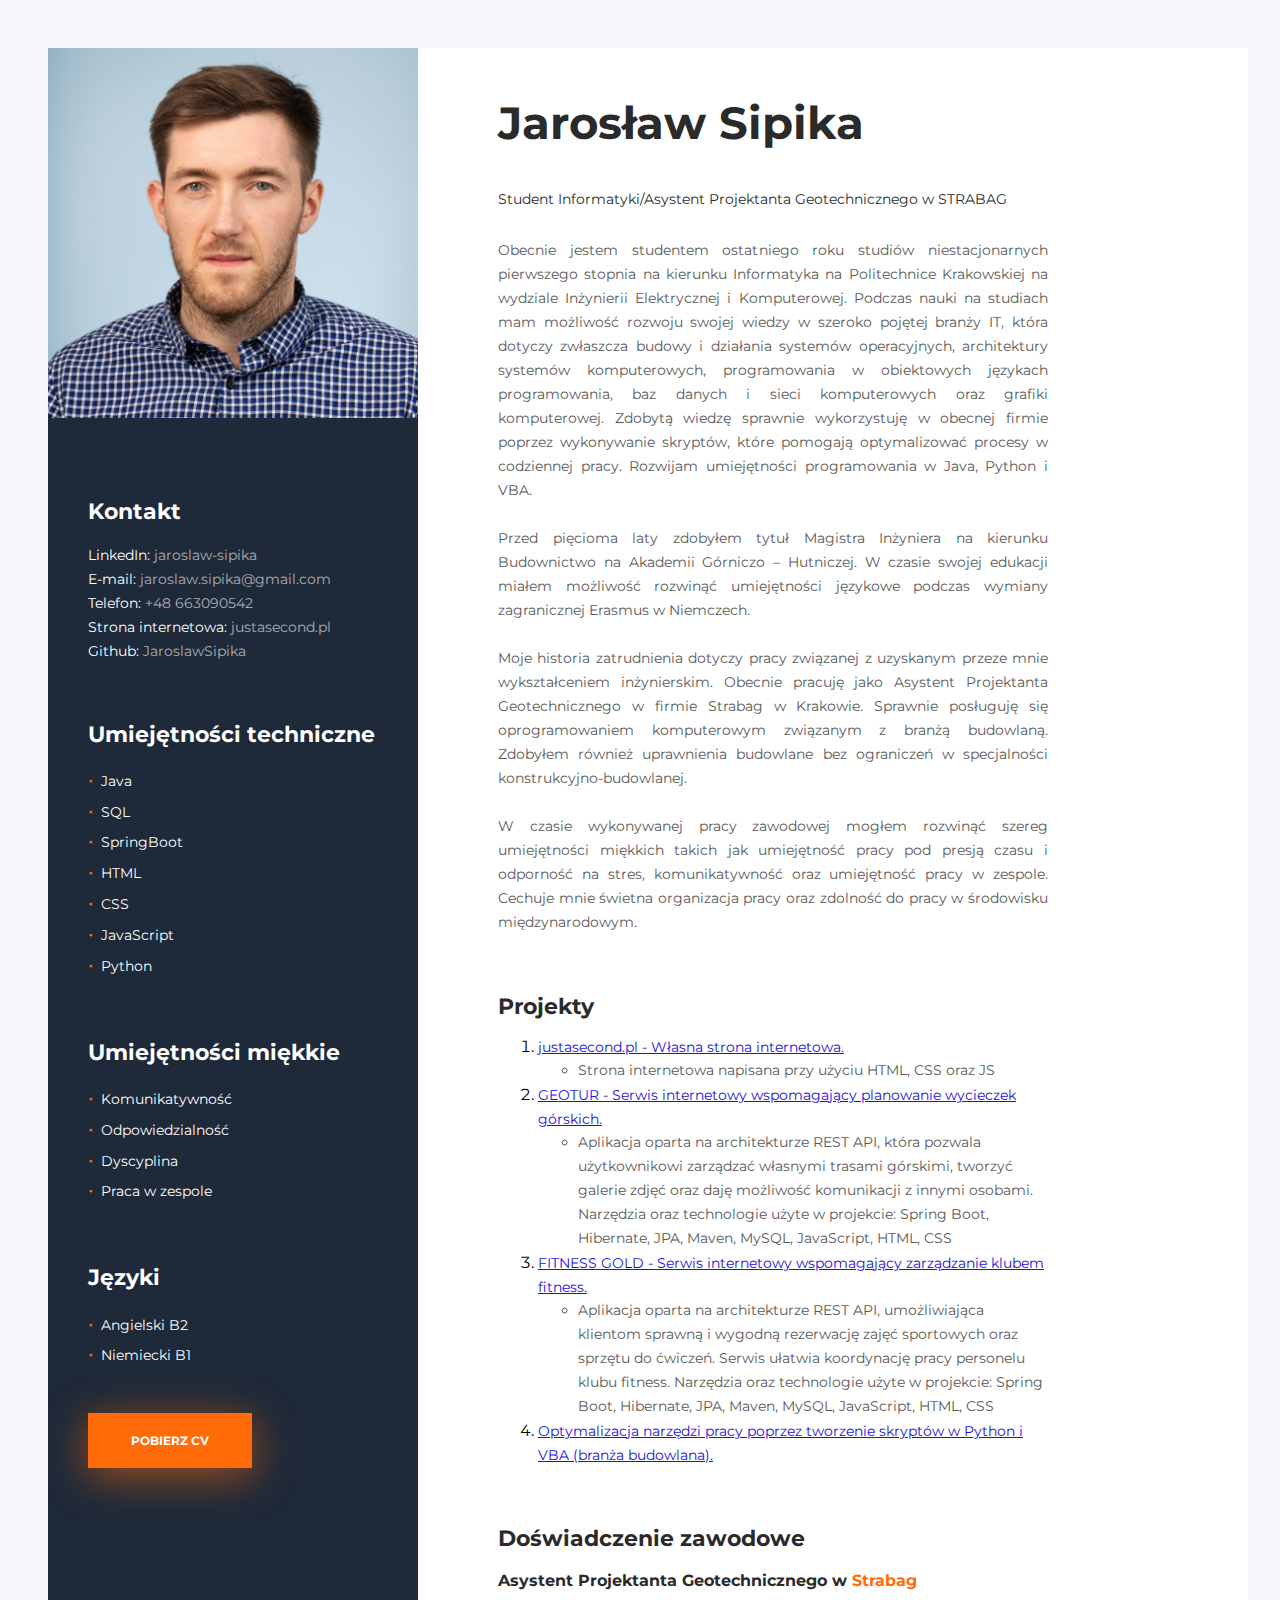
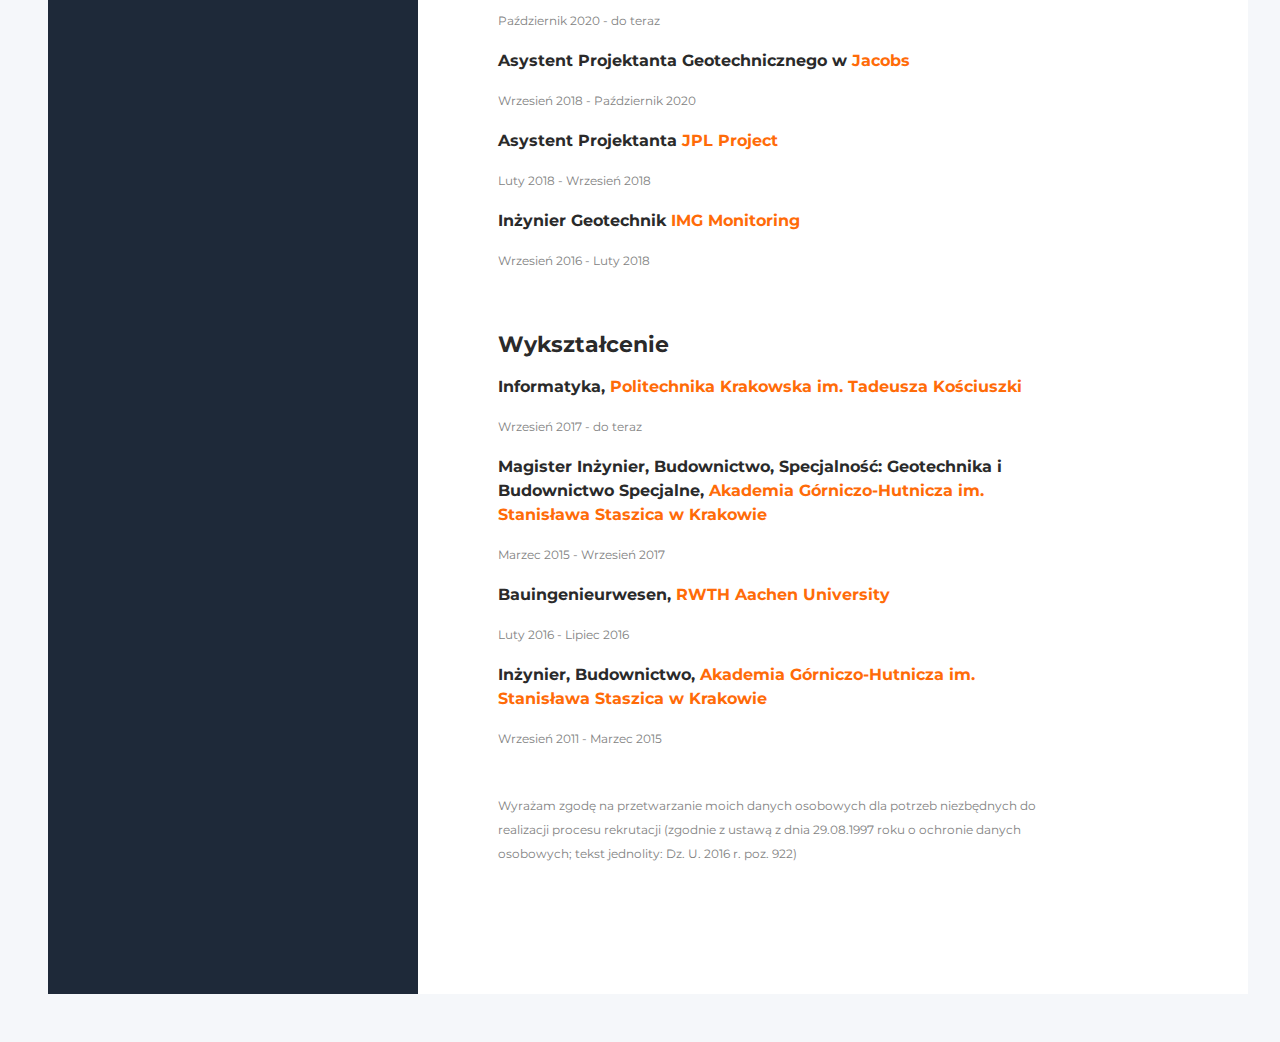
<file: index.html>
<!DOCTYPE html>
<html lang="en">
  <head>
    <meta charset="UTF-8" />
    <meta name="viewport" content="width=device-width, initial-scale=1.0" />
    <title>My resume</title>
    <link rel="stylesheet" href="./css/style.css" />
    <link rel="preconnect" href="https://fonts.gstatic.com" />
    <link
      href="https://fonts.googleapis.com/css2?family=Montserrat&display=swap"
      rel="stylesheet"
    />
    <link
      rel="stylesheet"
      href="https://cdnjs.cloudflare.com/ajax/libs/animate.css/3.7.2/animate.min.css"
    />
  </head>
  <body>
    <div class="container">
      <aside class="left-side">
        <img
          src="./images/photo.jpg"
          alt="photo John Doe"
          width="370"
          class="photo"
        />

        <section class="contacts">
          <h2 class="contacts-title">Kontakt</h2>
          <ul class="contacts-list">
            <li class="contacts-item">
              LinkedIn:
              <a href="https://www.linkedin.com/in/jaroslaw-sipika/" class="contacts-link"
              >jaroslaw-sipika</a
              >
            </li>
            <li class="contacts-item">
              E-mail:
              <a href="mailto:jaroslaw.sipika@gmail.com" class="contacts-link"
                >jaroslaw.sipika@gmail.com</a
              >
            </li>
            <li class="contacts-item">
              Telefon:
              <a href="" class="contacts-link"
              >+48 663090542</a
              >
            </li>
            <li class="contacts-item">
              Strona internetowa:
              <a href="http://justasecond.pl/home.html" class="contacts-link"
              >justasecond.pl</a
              >
            </li>
            <li class="contacts-item">
              Github:
              <a href="https://github.com/JaroslawSipika" class="contacts-link"
              >JaroslawSipika</a
              >
            </li>
          </ul>
        </section>

        <section class="skills">
          <h2 class="skills-title">Umiejętności techniczne</h2>
          <ul class="skills-list">
            <li class="skills-item">Java</li>
            <li class="skills-item">SQL</li>
            <li class="skills-item">SpringBoot</li>
            <li class="skills-item">HTML</li>
            <li class="skills-item">CSS</li>
            <li class="skills-item">JavaScript</li>
            <li class="skills-item">Python</li>
          </ul>
        </section>
        <section class="skills">
          <h2 class="skills-title">Umiejętności miękkie</h2>
          <ul class="skills-list">
            <li class="skills-item">Komunikatywność</li>
            <li class="skills-item">Odpowiedzialność</li>
            <li class="skills-item">Dyscyplina</li>
            <li class="skills-item">Praca w zespole</li>
          </ul>
        </section>
        <section class="skills">
          <h2 class="skills-title">Języki</h2>
          <ul class="skills-list">
            <li class="skills-item">Angielski B2</li>
            <li class="skills-item">Niemiecki B1</li>
          </ul>
        </section>
        <section class="widget">
          <a class="widget-link" href="Jaroslaw_Sipika_CV.pdf" download
          >Pobierz CV</a
          >
        </section>
      </aside>
      <div class="right-side">
        <section class="bio">
          <h1 class="bio-title">Jarosław Sipika</h1>
          <p class="bio-occupation">Student Informatyki/Asystent Projektanta Geotechnicznego w STRABAG  </p>
          <p class="bio-about">
            Obecnie jestem studentem ostatniego roku studiów niestacjonarnych pierwszego stopnia na kierunku Informatyka na Politechnice Krakowskiej na wydziale Inżynierii Elektrycznej i Komputerowej. Podczas nauki na studiach mam możliwość rozwoju swojej wiedzy w szeroko pojętej branży IT, która dotyczy zwłaszcza budowy i działania systemów operacyjnych, architektury systemów komputerowych, programowania w obiektowych językach programowania, baz danych i sieci komputerowych oraz grafiki komputerowej. Zdobytą wiedzę sprawnie wykorzystuję w obecnej firmie poprzez wykonywanie skryptów, które pomogają optymalizować procesy w codziennej pracy. Rozwijam umiejętności programowania w Java, Python i VBA.<br><br>
            Przed pięcioma laty zdobyłem tytuł Magistra Inżyniera na kierunku Budownictwo na Akademii Górniczo
            – Hutniczej. W czasie swojej edukacji miałem możliwość rozwinąć umiejętności językowe podczas wymiany
            zagranicznej Erasmus w Niemczech.<br><br>
            Moje historia zatrudnienia dotyczy pracy związanej z uzyskanym przeze mnie wykształceniem inżynierskim.
            Obecnie pracuję jako Asystent Projektanta Geotechnicznego w firmie Strabag w Krakowie. Sprawnie posługuję
            się oprogramowaniem komputerowym związanym z branżą budowlaną. Zdobyłem również uprawnienia budowlane bez ograniczeń w specjalności konstrukcyjno-budowlanej.<br><br>
            W czasie wykonywanej pracy zawodowej mogłem rozwinąć szereg umiejętności miękkich takich jak umiejętność pracy pod presją czasu i odporność na stres, komunikatywność oraz umiejętność pracy w zespole. Cechuje mnie świetna organizacja pracy oraz zdolność do pracy w środowisku międzynarodowym.
          </p>
        </section>
        <section class="projects">
          <h2 class="projects-title">Projekty</h2>
          <ol>
            <li>
              <a href="http://justasecond.pl/home.html" class="projects-link">
                justasecond.pl - Własna strona internetowa.
              </a>
              <ul class="experience">
                <li class="experience-item">Strona internetowa napisana przy użyciu HTML, CSS oraz JS</li>
              </ul>
            </li>
            <li>
              <a href="http://justasecond.pl/video/geotur.mp4" class="projects-link">
                GEOTUR - Serwis internetowy wspomagający planowanie wycieczek górskich.
              </a>
              <ul class="experience">
                <li class="experience-item">Aplikacja oparta na architekturze REST API, która pozwala użytkownikowi zarządzać własnymi trasami górskimi, tworzyć galerie zdjęć oraz daję możliwość komunikacji z innymi osobami.
                  Narzędzia oraz technologie użyte w projekcie: Spring Boot, Hibernate, JPA, Maven, MySQL, JavaScript, HTML, CSS
                </li>
              </ul>
            </li>
            <li>
              <a href="http://justasecond.pl/video/fitnessgold.mp4" class="projects-link">
                FITNESS GOLD - Serwis internetowy wspomagający zarządzanie klubem fitness.
              </a>
              <ul class="experience">
                <li class="experience-item">Aplikacja oparta na architekturze REST API, umożliwiająca klientom sprawną i wygodną rezerwację zajęć sportowych oraz sprzętu do ćwiczeń. Serwis ułatwia koordynację pracy personelu klubu fitness.
                  Narzędzia oraz technologie użyte w projekcie: Spring Boot, Hibernate, JPA, Maven, MySQL, JavaScript, HTML, CSS</li>
              </ul>
            </li>
            <li>
              <a href="http://justasecond.pl/video/Plaxis3D.mp4" class="projects-link">
                Optymalizacja narzędzi pracy poprzez tworzenie skryptów w Python i VBA (branża budowlana).
              </a>
            </li>
          </ol>
        </section>
        <section class="jobs">
          <h2 class="jobs-title">Doświadczenie zawodowe</h2>

          <h3 class="jobs-occupation">
            Asystent Projektanta Geotechnicznego w
            <span class="accent">Strabag</span>
          </h3>

          <p class="jobs-time">Październik 2020 - do teraz</p>

          <!-- <ul class="experience">
            <li class="experience-item">Lorem ipsum dolor sit amet...</li>
            <li class="experience-item">Risus commodo viverra maecenas.</li>
            <li class="experience-item">Lorem ipsum dolor sit amet...</li>
          </ul> -->

          <h3 class="jobs-occupation">
            Asystent Projektanta Geotechnicznego w <span class="accent">Jacobs</span>
          </h3>
          <p class="jobs-time">Wrzesień 2018 - Październik 2020</p>
          <!-- <ul class="experience">
            <li class="experience-item">Lorem ipsum dolor sit amet...</li>
            <li class="experience-item">Risus commodo viverra maecenas.</li>
            <li class="experience-item">Lorem ipsum dolor sit amet...</li>
          </ul> -->

          <h3 class="jobs-occupation">
            Asystent Projektanta <span class="accent">JPL Project</span>
          </h3>
          <p class="jobs-time">Luty 2018 - Wrzesień 2018</p>
          <!-- <ul class="experience">
            <li class="experience-item">Lorem ipsum dolor sit amet...</li>
            <li class="experience-item">Risus commodo viverra maecenas.</li>
            <li class="experience-item">Lorem ipsum dolor sit amet...</li>
          </ul> -->

          <h3 class="jobs-occupation">
            Inżynier Geotechnik <span class="accent">IMG Monitoring</span>
            </h3>
            <p class="jobs-time">Wrzesień 2016 - Luty 2018</p>
            <!-- <ul class="experience">
              <li class="experience-item">Lorem ipsum dolor sit amet...</li>
              <li class="experience-item">Risus commodo viverra maecenas.</li>
              <li class="experience-item">Lorem ipsum dolor sit amet...</li>
            </ul> -->
        </section>
        <section class="education">
          <h2 class="education-title">Wykształcenie</h2>

          <h3 class="education-degree">
            Informatyka,
            <span class="accent">Politechnika Krakowska im. Tadeusza Kościuszki</span>
          </h3>
          <p class="education-time">Wrzesień 2017 - do teraz</p>
          <h3 class="education-degree">
            Magister Inżynier, Budownictwo, Specjalność: Geotechnika i Budownictwo Specjalne, <span class="accent">Akademia Górniczo-Hutnicza im. Stanisława Staszica w Krakowie</span>
          </h3>
          <p class="education-time">Marzec 2015 - Wrzesień 2017</p>
          <h3 class="education-degree">
            Bauingenieurwesen, <span class="accent">RWTH Aachen University</span>
          </h3>
          <p class="education-time">Luty 2016 - Lipiec 2016</p>
          <h3 class="education-degree">
            Inżynier, Budownictwo, <span class="accent">Akademia Górniczo-Hutnicza im. Stanisława Staszica w Krakowie</span>
          </h3>
          <p class="education-time">Wrzesień 2011 - Marzec 2015</p>
          </br>
          <p class="education-time">Wyrażam zgodę na przetwarzanie moich danych osobowych dla potrzeb niezbędnych do realizacji procesu rekrutacji (zgodnie z ustawą z dnia 29.08.1997 roku o ochronie danych osobowych; tekst jednolity: Dz. U. 2016 r. poz. 922)</p>
        </section>
      </div>
    </div>
  </body>
</html>
</file>
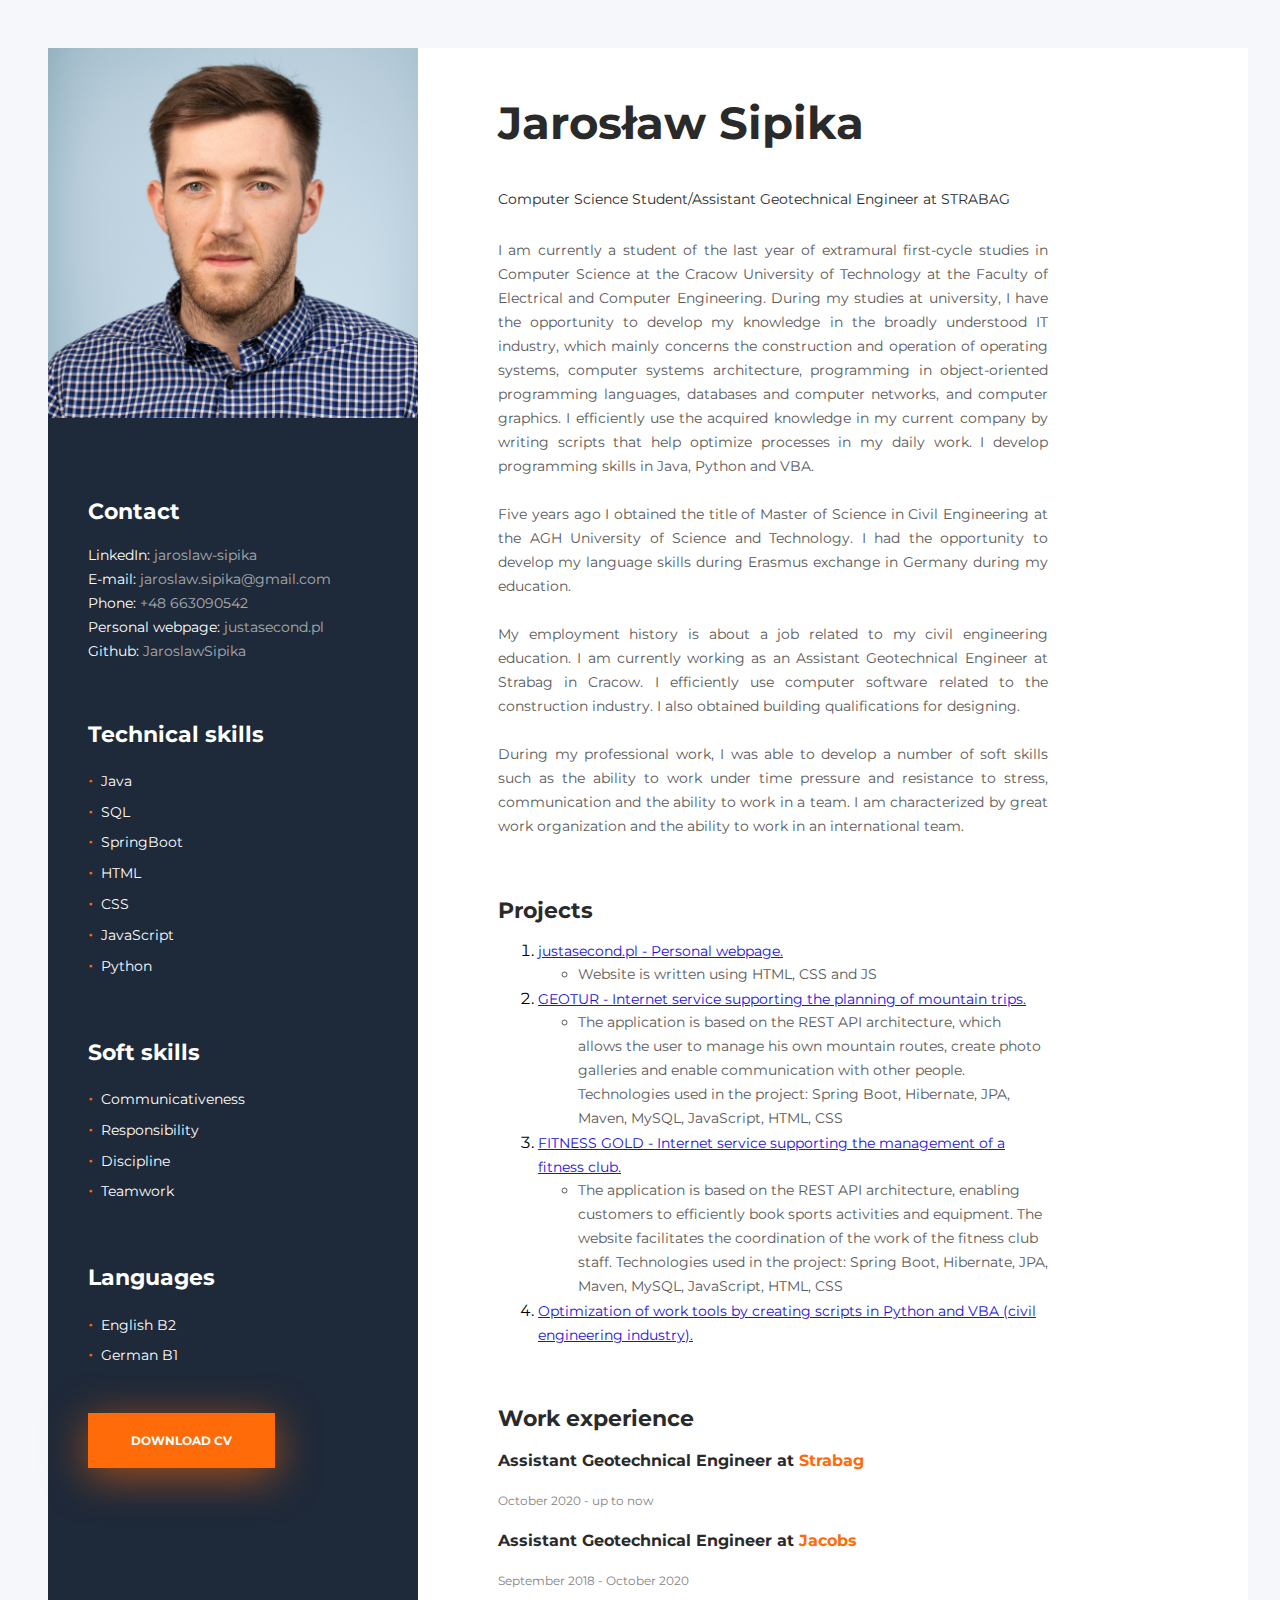
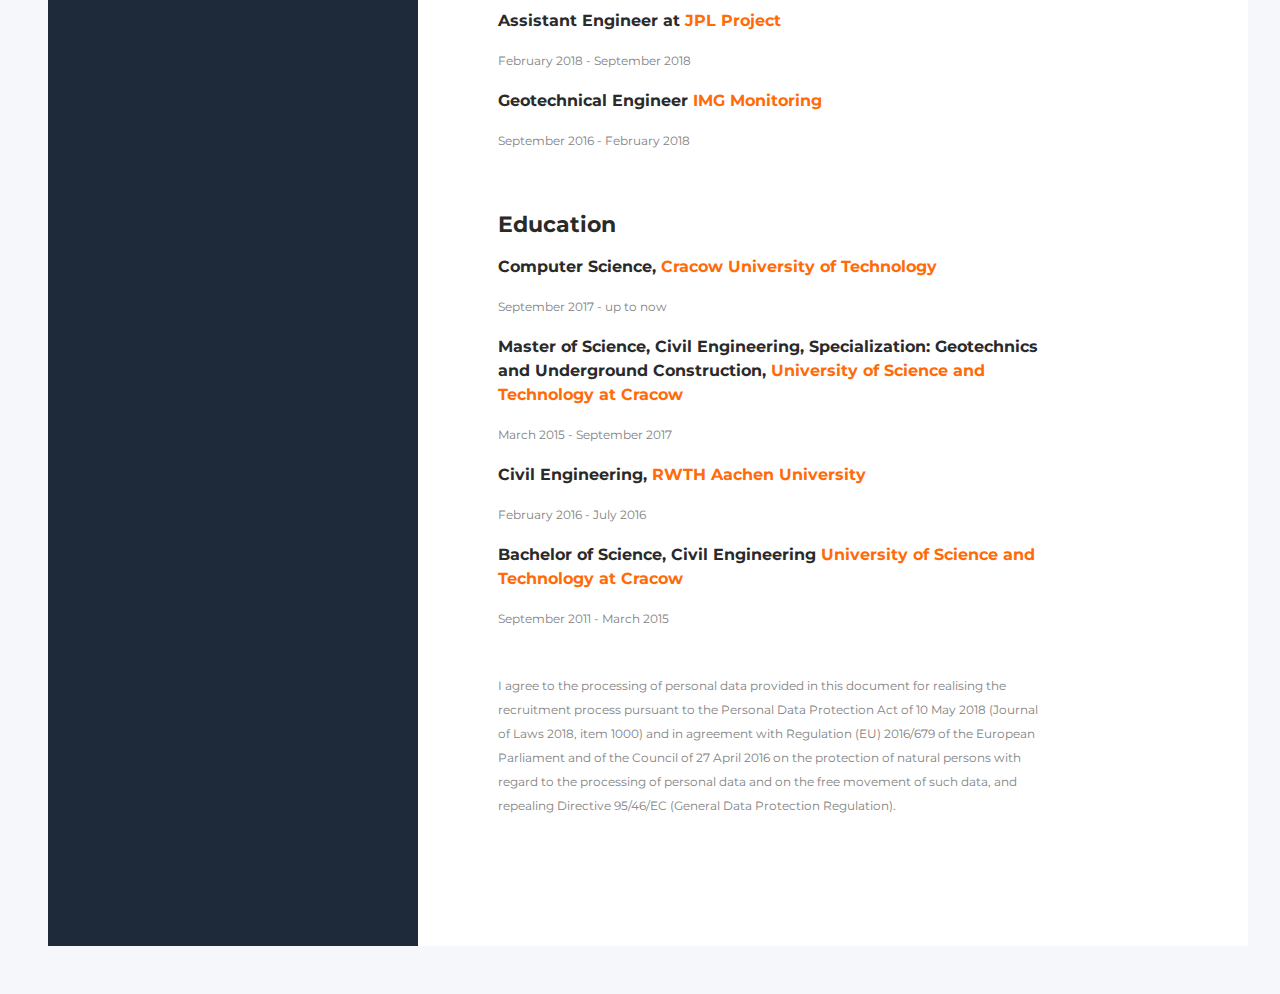
<file: index_eng.html>
<!DOCTYPE html>
<html lang="en">
  <head>
    <meta charset="UTF-8" />
    <meta name="viewport" content="width=device-width, initial-scale=1.0" />
    <title>My resume</title>
    <link rel="stylesheet" href="./css/style.css" />
    <link rel="preconnect" href="https://fonts.gstatic.com" />
    <link
      href="https://fonts.googleapis.com/css2?family=Montserrat&display=swap"
      rel="stylesheet"
    />
    <link
      rel="stylesheet"
      href="https://cdnjs.cloudflare.com/ajax/libs/animate.css/3.7.2/animate.min.css"
    />
  </head>
  <body>
    <div class="container">
      <aside class="left-side">
        <img
          src="./images/photo.jpg"
          alt="photo John Doe"
          width="370"
          class="photo"
        />

        <section class="contacts">
          <h2 class="contacts-title">Contact</h2>
          <ul class="contacts-list">
            <li class="contacts-item">
              LinkedIn:
              <a href="https://www.linkedin.com/in/jaroslaw-sipika/" class="contacts-link"
              >jaroslaw-sipika</a
              >
            </li>
            <li class="contacts-item">
              E-mail:
              <a href="mailto:jaroslaw.sipika@gmail.com" class="contacts-link"
                >jaroslaw.sipika@gmail.com</a
              >
            </li>
            <li class="contacts-item">
              Phone:
              <a href="" class="contacts-link"
              >+48 663090542</a
              >
            </li>
            <li class="contacts-item">
              Personal webpage:
              <a href="http://justasecond.pl/home.html" class="contacts-link"
              >justasecond.pl</a
              >
            </li>
            <li class="contacts-item">
              Github:
              <a href="https://github.com/JaroslawSipika" class="contacts-link"
              >JaroslawSipika</a
              >
            </li>
          </ul>
        </section>

        <section class="skills">
          <h2 class="skills-title">Technical skills</h2>
          <ul class="skills-list">
            <li class="skills-item">Java</li>
            <li class="skills-item">SQL</li>
            <li class="skills-item">SpringBoot</li>
            <li class="skills-item">HTML</li>
            <li class="skills-item">CSS</li>
            <li class="skills-item">JavaScript</li>
            <li class="skills-item">Python</li>
          </ul>
        </section>
        <section class="skills">
          <h2 class="skills-title">Soft skills</h2>
          <ul class="skills-list">
            <li class="skills-item">Communicativeness</li>
            <li class="skills-item">Responsibility</li>
            <li class="skills-item">Discipline</li>
            <li class="skills-item">Teamwork</li>
          </ul>
        </section>
        <section class="skills">
          <h2 class="skills-title">Languages</h2>
          <ul class="skills-list">
            <li class="skills-item">English B2</li>
            <li class="skills-item">German B1</li>
          </ul>
        </section>
        <section class="widget">
          <a class="widget-link" href="Jaroslaw_Sipika_CV_Eng.pdf" download
          >Download CV</a
          >
        </section>
      </aside>
      <div class="right-side">
        <section class="bio">
          <h1 class="bio-title">Jarosław Sipika</h1>
          <p class="bio-occupation">Computer Science Student/Assistant Geotechnical Engineer at STRABAG  </p>
          <p class="bio-about">
            I am currently a student of the last year of extramural first-cycle studies in Computer Science at the Cracow University of Technology at the Faculty of Electrical and Computer Engineering. During my studies at university, I have the opportunity to develop my knowledge in the broadly understood IT industry, which mainly concerns the construction and operation of operating systems, computer systems architecture, programming in object-oriented programming languages, databases and computer networks, and computer graphics. I efficiently use the acquired knowledge in my current company by writing scripts that help optimize processes in my daily work. I develop programming skills in Java, Python and VBA.<br><br>
            Five years ago I obtained the title of Master of Science in Civil Engineering at the AGH University of Science and Technology. I had the opportunity to develop my language skills during Erasmus exchange in Germany during my education.<br><br>

            My employment history is about a job related to my civil engineering education.
            I am currently working as an Assistant Geotechnical Engineer at Strabag in Cracow. I efficiently use computer software related to the construction industry.
            I also obtained building qualifications for designing.
            <br><br>
            During my professional work, I was able to develop a number of soft skills such as the ability to work under time pressure and resistance to stress, communication and the ability to work in a team.
            I am characterized by great work organization and the ability to work in an international team.
          </p>
        </section>
        <section class="projects">
          <h2 class="projects-title">Projects</h2>
          <ol>
            <li>
              <a href="http://justasecond.pl/home.html" class="projects-link">
                justasecond.pl - Personal webpage.
              </a>
              <ul class="experience">
                <li class="experience-item">Website is written using HTML, CSS and JS
                </li>
              </ul>
            </li>
            <li>
              <a href="http://justasecond.pl/video/geotur.mp4" class="projects-link">
                GEOTUR - Internet service supporting the planning of mountain trips.

              </a>
              <ul class="experience">
                <li class="experience-item">The application is based on the REST API architecture, which allows the user to manage his own mountain routes, create photo galleries and enable communication with other people. Technologies used in the project: Spring Boot, Hibernate, JPA, Maven, MySQL, JavaScript, HTML, CSS
                </li>
              </ul>
            </li>
            <li>
              <a href="http://justasecond.pl/video/fitnessgold.mp4" class="projects-link">
                FITNESS GOLD - Internet service supporting the management of a fitness club.

              </a>
              <ul class="experience">
                <li class="experience-item">The application is based on the REST API architecture, enabling customers to efficiently book sports activities and equipment. The website facilitates the coordination of the work of the fitness club staff. Technologies used in the project: Spring Boot, Hibernate, JPA, Maven, MySQL, JavaScript, HTML, CSS</li>
              </ul>
            </li>
            <li>
              <a href="http://justasecond.pl/video/Plaxis3D.mp4" class="projects-link">

                Optimization of work tools by creating scripts in Python and VBA (civil engineering industry).
              </a>
            </li>
          </ol>
        </section>
        <section class="jobs">
          <h2 class="jobs-title">Work experience</h2>

          <h3 class="jobs-occupation">
            Assistant Geotechnical Engineer at
            <span class="accent">Strabag</span>
          </h3>

          <p class="jobs-time">October 2020 - up to now</p>

          <!-- <ul class="experience">
            <li class="experience-item">Lorem ipsum dolor sit amet...</li>
            <li class="experience-item">Risus commodo viverra maecenas.</li>
            <li class="experience-item">Lorem ipsum dolor sit amet...</li>
          </ul> -->

          <h3 class="jobs-occupation">
            Assistant Geotechnical Engineer at <span class="accent">Jacobs</span>
          </h3>
          <p class="jobs-time">September 2018 - October 2020</p>
          <!-- <ul class="experience">
            <li class="experience-item">Lorem ipsum dolor sit amet...</li>
            <li class="experience-item">Risus commodo viverra maecenas.</li>
            <li class="experience-item">Lorem ipsum dolor sit amet...</li>
          </ul> -->

          <h3 class="jobs-occupation">
            Assistant Engineer at <span class="accent">JPL Project</span>
          </h3>
          <p class="jobs-time">February 2018 - September 2018</p>
          <!-- <ul class="experience">
            <li class="experience-item">Lorem ipsum dolor sit amet...</li>
            <li class="experience-item">Risus commodo viverra maecenas.</li>
            <li class="experience-item">Lorem ipsum dolor sit amet...</li>
          </ul> -->

          <h3 class="jobs-occupation">
            Geotechnical Engineer <span class="accent">IMG Monitoring</span>
            </h3>
            <p class="jobs-time">September 2016 - February 2018</p>
            <!-- <ul class="experience">
              <li class="experience-item">Lorem ipsum dolor sit amet...</li>
              <li class="experience-item">Risus commodo viverra maecenas.</li>
              <li class="experience-item">Lorem ipsum dolor sit amet...</li>
            </ul> -->
        </section>
        <section class="education">
          <h2 class="education-title">Education</h2>

          <h3 class="education-degree">
            Computer Science,
            <span class="accent">Cracow University of Technology</span>
          </h3>
          <p class="education-time">September 2017 - up to now</p>
          <h3 class="education-degree">
            Master of Science, Civil Engineering, Specialization: Geotechnics and Underground Construction,
            <span class="accent">University of Science and Technology at Cracow</span>
          </h3>
          <p class="education-time">March 2015 - September 2017</p>
          <h3 class="education-degree">
            Civil Engineering, <span class="accent">RWTH Aachen University</span>
          </h3>
          <p class="education-time">February 2016 - July 2016</p>
          <h3 class="education-degree">
            Bachelor of Science, Civil Engineering <span class="accent">University of Science and Technology at Cracow</span>
          </h3>
          <p class="education-time">September 2011 - March 2015</p>
          </br>
          <p class="education-time">I agree to the processing of personal data provided in this document for realising the recruitment process pursuant to the Personal Data Protection Act of 10 May 2018 (Journal of Laws 2018, item 1000) and in agreement with Regulation (EU) 2016/679 of the European Parliament and of the Council of 27 April 2016 on the protection of natural persons with regard to the processing of personal data and on the free movement of such data, and repealing Directive 95/46/EC (General Data Protection Regulation).</p>
        </section>
      </div>
    </div>
  </body>
</html>
</file>
<file: css/style.css>
body {
  background-color: #f5f7fa;
  padding: 40px;
  font-family: "Montserrat", sans-serif;
}
.container {
  display: flex;
  width: 1200px;
  margin-left: auto;
  margin-right: auto;

  background-color: #fff;
}

.bio,
.projects,
.jobs,
.education {
  margin-bottom: 60px;
}

.right-side {
  width: 830px;
  padding-left: 80px;
  padding-right: 200px;
  padding-bottom: 68px;
}

.bio-title {
  font-size: 45px;
  line-height: 2;
  margin-bottom: 20px;
}

.bio-occupation {
  margin-bottom: 27px;
}

.bio-title,
.bio-occupation {
  color: #2a2a2a;
}

.bio-occupation,
.bio-about {
  font-size: 14px;
  line-height: 1.714;
}

.bio-about {
  color: #595959;
  text-align: justify;
}

.projects-title {
  margin-bottom: 14px;
  color: #2a2a2a;
  font-size: 22px;
  line-height: 24px;
}

.projects-link {
  color: #220fdc;
  font-size: 14px;
  line-height: 24px;
}

.projects-link:hover {
  color: #ff6b08;
}

.jobs-title,
.education-title {
  color: #2a2a2a;
  font-size: 22px;
  line-height: 1.091;
}

.jobs-occupation,
.education-degree {
  color: #2a2a2a;
  font-size: 16px;
  line-height: 1.5;
}

.jobs-time,
.education-time {
  color: #828282;
  font-size: 12px;
  line-height: 2;
}

.experience-item {
  color: #595959;
  font-size: 14px;
  line-height: 1.714;
}

.accent {
  color: #ff6b08;
}

/* ========= left-side ========= */

.left-side {
  width: 370px;
  background-color: #1e2939;
  color: #fff;
}

.skills-title {
  font-size: 22px;
  line-height: 1.091;
}

.skills-item {
  font-size: 14px;
  line-height: 1.714;
}

.skills-list {
  list-style: none;
  padding-left: 0;
}

.skills-item::before {
  content: "\2022";
  margin-right: 8px;
  color: #ff6b08;
  font-size: 18px;
}

.photo {
  width: 370px;
}

.photo,
.contacts,
.skills,
.widget {
  margin-bottom: 60px;
}

.contacts,
.skills,
.widget {
  padding-left: 40px;
}

.contacts-title,
.skills-title {
  color: #ffffff;
  font-family: Montserrat;
  font-size: 22px;
  font-weight: 700;
  line-height: 24px;
}

.contacts-list {
  list-style: none;
  padding-left: 0;
}

.contacts-item {
  font-size: 14px;
  font-weight: 400;
  line-height: 24px;
  color: #ffffff;
}

.contacts-link {
  opacity: 0.6;
  color: #ffffff;
  text-decoration: none;
}

.contacts-link:hover {
  opacity: 1;
  text-decoration: underline;
}

.widget-link {
  color: #fff;
  background-color: #ff6b08;
  padding-top: 20px;
  padding-right: 43px;
  padding-bottom: 20px;
  padding-left: 43px;
  text-decoration: none;
  text-transform: uppercase;
  font-size: 12px;
  font-weight: bold;
}

.widget {
  padding-left: 40px;
  min-height: 60px;
}
.widget-link {
  padding-top: 20px;
  padding-right: 43px;
  padding-bottom: 20px;
  padding-left: 43px;

  text-decoration: none;
  text-transform: uppercase;
  font-size: 12px;
  font-weight: bold;
  line-height: 1;

  color: #fff;
  background-color: #ff6b08;
  box-shadow: 0px 8px 43px 0px rgba(255, 107, 8, 0.588);
}

.widget-link:hover {
  box-shadow: 0px 8px 23px 0px #ff6b0896;
}

.widget-link:active {
  box-shadow: inset 0px 2px 5px 0px #ff6b0896;
}

.photo:hover {
  animation: swing 1s;
}

.widget:hover {
  animation: heartBeat 1s;
}
</file>
